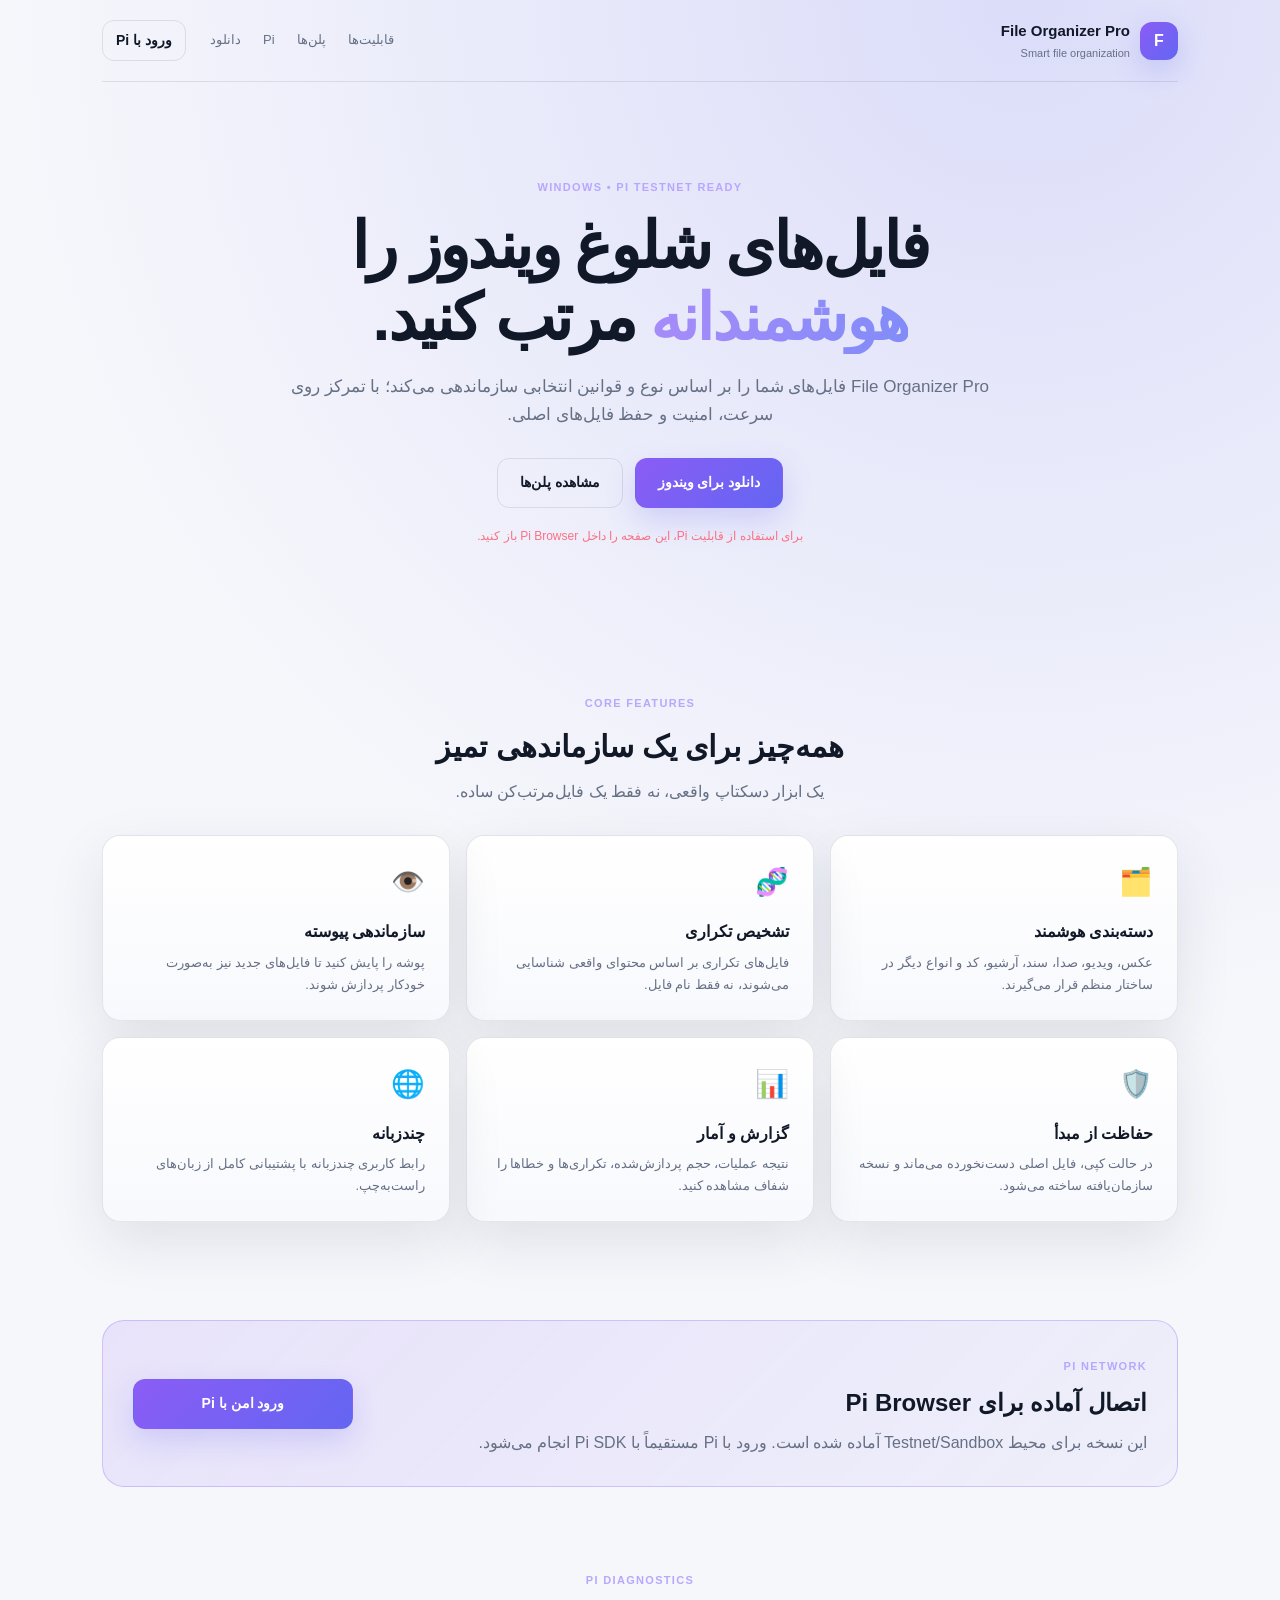
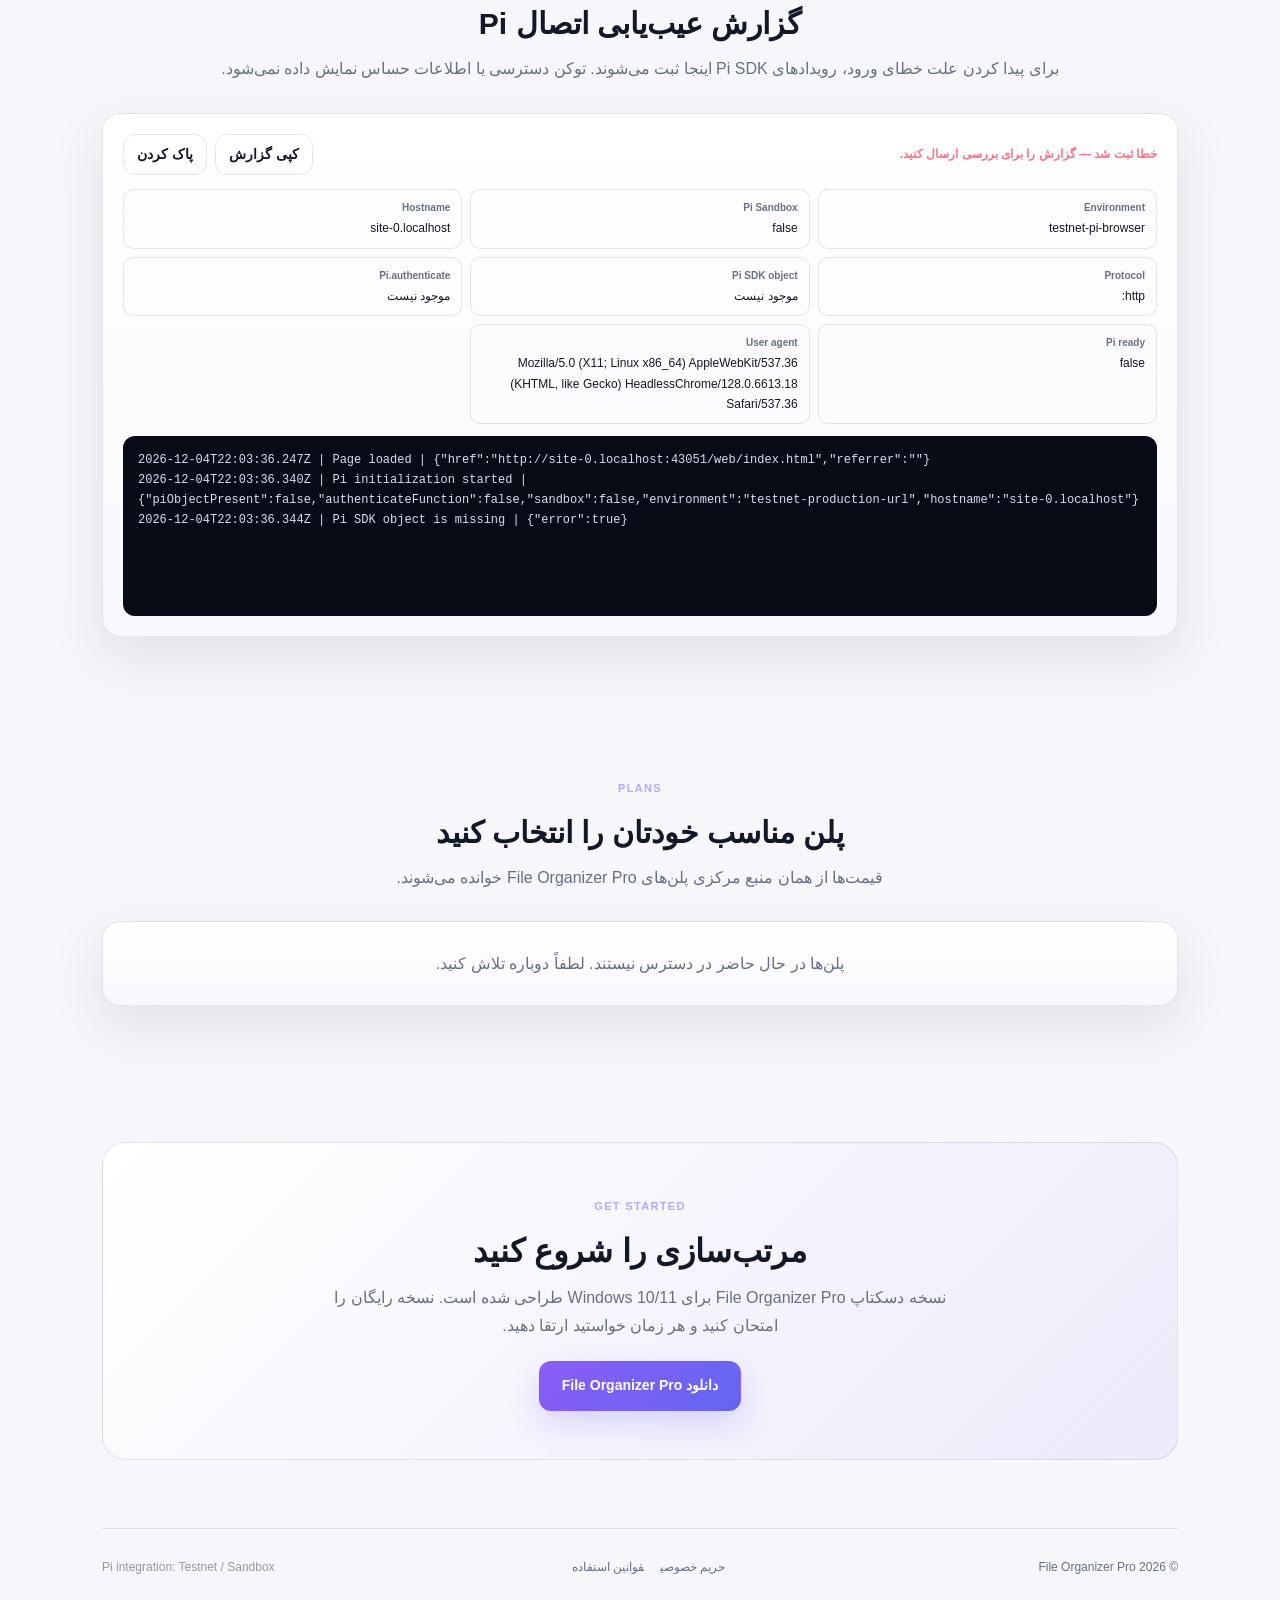
<file: web/index.html>
<!DOCTYPE html>
<html lang="fa" dir="rtl">
<head>
  <meta name="referrer" content="no-referrer">
  <script>
    // Preserve older root checkout links without sending capabilities to external hosts.
    const checkoutToken = new URLSearchParams(location.search).get('token');
    if (checkoutToken) location.replace('checkout.html?token=' + encodeURIComponent(checkoutToken));
  </script>
<meta charset="UTF-8" />
<meta name="viewport" content="width=device-width, initial-scale=1.0" />
<meta name="theme-color" content="#111827" />
<title>File Organizer Pro — سازماندهی هوشمند فایل‌ها</title>
<meta name="description" content="سازماندهی هوشمند فایل‌های ویندوز با کپی امن، تشخیص تکراری و سازماندهی پیوسته." />
<link rel="stylesheet" href="assets/style.css" />
<script src="https://sdk.minepi.com/pi-sdk.js"></script>
<script src="config.js?v=20261022"></script>
</head>
<body>
<div class="page-shell">
  <header class="site-header">
    <a class="brand" href="#" aria-label="File Organizer Pro">
      <span class="brand-mark">F</span>
      <span>
        <strong>File Organizer Pro</strong>
        <small>Smart file organization</small>
      </span>
    </a>
    <nav class="site-nav" aria-label="ناوبری">
      <a href="#features">قابلیت‌ها</a>
      <a href="#pricing">پلن‌ها</a>
      <a href="#pi">Pi</a>
      <a href="#download">دانلود</a>
    </nav>
    <button id="piAuthButton" class="btn btn-outline btn-small" type="button">ورود با Pi</button>
  </header>

  <main>
    <section class="hero">
      <div class="eyebrow">WINDOWS • PI TESTNET READY</div>
      <h1>فایل‌های شلوغ ویندوز را <span>هوشمندانه</span> مرتب کنید.</h1>
      <p>File Organizer Pro فایل‌های شما را بر اساس نوع و قوانین انتخابی سازماندهی می‌کند؛ با تمرکز روی سرعت، امنیت و حفظ فایل‌های اصلی.</p>
      <div class="btn-row">
        <a id="heroDownload" href="#download" class="btn btn-primary">دانلود برای ویندوز</a>
        <a href="#pricing" class="btn btn-outline">مشاهده پلن‌ها</a>
      </div>
      <div id="piStatus" class="pi-status" role="status" aria-live="polite">در حال آماده‌سازی اتصال Pi...</div>
    </section>

    <section id="features" class="section">
      <div class="section-heading">
        <span class="section-kicker">CORE FEATURES</span>
        <h2>همه‌چیز برای یک سازماندهی تمیز</h2>
        <p>یک ابزار دسکتاپ واقعی، نه فقط یک فایل‌مرتب‌کن ساده.</p>
      </div>
      <div class="feature-grid">
        <article class="card feature-card"><div class="icon">🗂️</div><h3>دسته‌بندی هوشمند</h3><p>عکس، ویدیو، صدا، سند، آرشیو، کد و انواع دیگر در ساختار منظم قرار می‌گیرند.</p></article>
        <article class="card feature-card"><div class="icon">🧬</div><h3>تشخیص تکراری</h3><p>فایل‌های تکراری بر اساس محتوای واقعی شناسایی می‌شوند، نه فقط نام فایل.</p></article>
        <article class="card feature-card"><div class="icon">👁️</div><h3>سازماندهی پیوسته</h3><p>پوشه را پایش کنید تا فایل‌های جدید نیز به‌صورت خودکار پردازش شوند.</p></article>
        <article class="card feature-card"><div class="icon">🛡️</div><h3>حفاظت از مبدأ</h3><p>در حالت کپی، فایل اصلی دست‌نخورده می‌ماند و نسخه سازمان‌یافته ساخته می‌شود.</p></article>
        <article class="card feature-card"><div class="icon">📊</div><h3>گزارش و آمار</h3><p>نتیجه عملیات، حجم پردازش‌شده، تکراری‌ها و خطاها را شفاف مشاهده کنید.</p></article>
        <article class="card feature-card"><div class="icon">🌐</div><h3>چندزبانه</h3><p>رابط کاربری چندزبانه با پشتیبانی کامل از زبان‌های راست‌به‌چپ.</p></article>
      </div>
    </section>

    <section id="pi" class="section pi-section">
      <div class="pi-panel">
        <div>
          <span class="section-kicker">PI NETWORK</span>
          <h2>اتصال آماده برای Pi Browser</h2>
          <p id="piDescription">این نسخه برای محیط Testnet/Sandbox آماده شده است. ورود با Pi مستقیماً با Pi SDK انجام می‌شود.</p>
        </div>
        <div class="pi-actions">
          <div id="piUser" class="pi-user hidden"></div>
          <button id="piAuthButtonSecondary" class="btn btn-primary" type="button">ورود امن با Pi</button>
        </div>
      </div>
    </section>

    <section id="piDebug" class="section pi-debug-section">
      <div class="section-heading">
        <span class="section-kicker">PI DIAGNOSTICS</span>
        <h2>گزارش عیب‌یابی اتصال Pi</h2>
        <p>برای پیدا کردن علت خطای ورود، رویدادهای Pi SDK اینجا ثبت می‌شوند. توکن دسترسی یا اطلاعات حساس نمایش داده نمی‌شود.</p>
      </div>
      <div class="pi-debug-card card">
        <div class="pi-debug-toolbar">
          <span id="piDebugState" class="pi-debug-state">در حال جمع‌آوری اطلاعات...</span>
          <div class="pi-debug-actions">
            <button id="piDebugCopy" class="btn btn-outline btn-small" type="button">کپی گزارش</button>
            <button id="piDebugClear" class="btn btn-outline btn-small" type="button">پاک کردن</button>
          </div>
        </div>
        <div id="piDebugMeta" class="pi-debug-meta"></div>
        <pre id="piDebugLog" class="pi-debug-log" aria-live="polite"></pre>
      </div>
    </section>

    <section id="pricing" class="section">
      <div class="section-heading">
        <span class="section-kicker">PLANS</span>
        <h2>پلن مناسب خودتان را انتخاب کنید</h2>
        <p>قیمت‌ها از همان منبع مرکزی پلن‌های File Organizer Pro خوانده می‌شوند.</p>
      </div>
      <div class="plan-grid" id="pricingGrid">
        <div class="card loading-card">در حال دریافت پلن‌ها...</div>
      </div>
    </section>

    <section id="download" class="section download-section">
      <div class="download-card">
        <span class="section-kicker">GET STARTED</span>
        <h2>مرتب‌سازی را شروع کنید</h2>
        <p>نسخه دسکتاپ File Organizer Pro برای Windows 10/11 طراحی شده است. نسخه رایگان را امتحان کنید و هر زمان خواستید ارتقا دهید.</p>
        <a id="downloadButton" href="#" class="btn btn-primary">دانلود File Organizer Pro</a>
      </div>
    </section>
  </main>

  <footer>
    <div>© <span id="year"></span> File Organizer Pro</div>
    <div><a href="privacy.html">حریم خصوصی</a><a href="terms.html">قوانین استفاده</a></div>
    <div class="footer-note">Pi integration: Testnet / Sandbox</div>
  </footer>
</div>
<script src="app.js"></script>
</body>
</html>
</file>
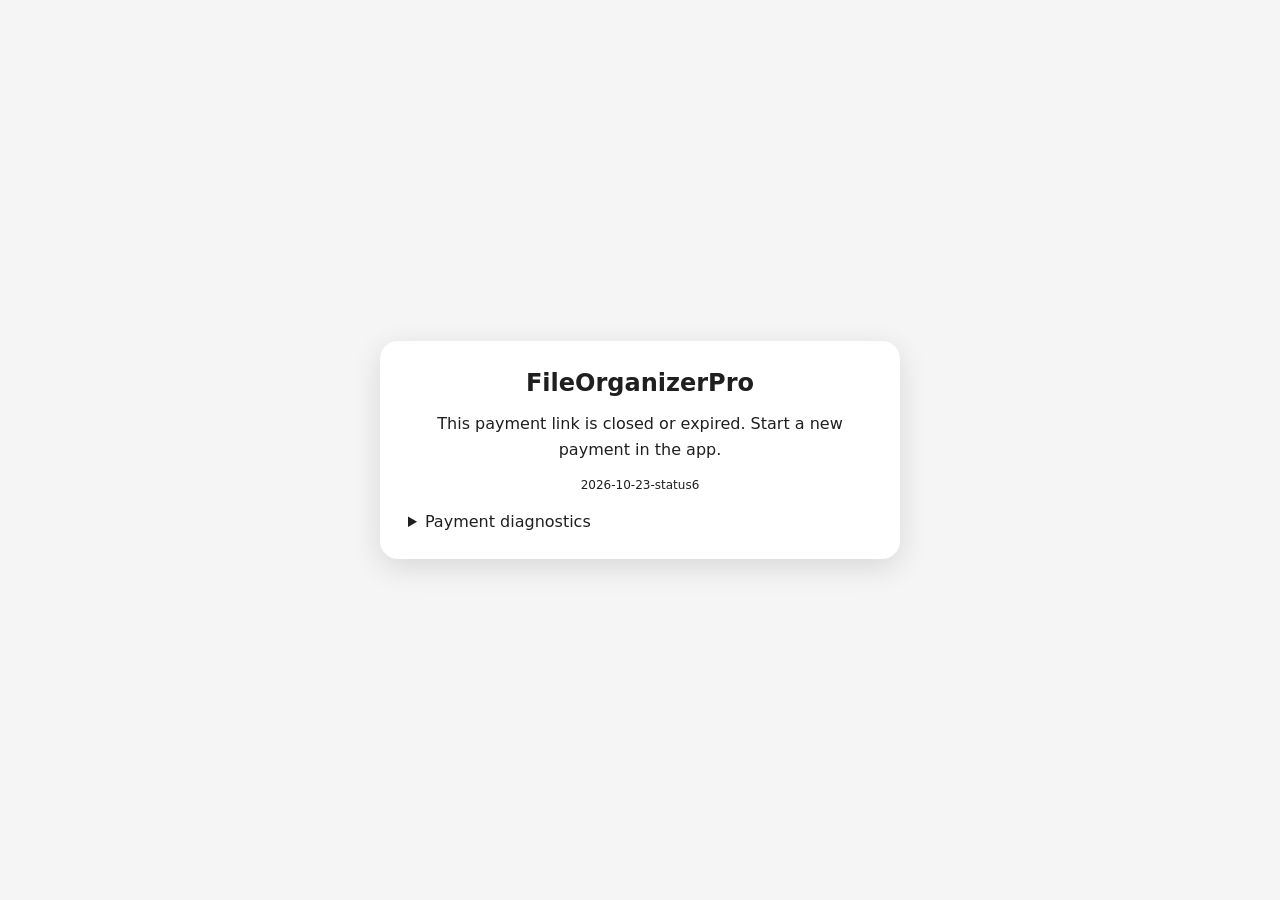
<file: web/checkout.html>
<!doctype html>
<html lang="en">
<head>
  <meta charset="utf-8">
  <meta name="viewport" content="width=device-width, initial-scale=1">
  <title>FileOrganizerPro Checkout</title>
  <style>
    :root {
      color-scheme: light dark;
      font-family: system-ui, -apple-system, BlinkMacSystemFont, "Segoe UI", sans-serif;
    }
    body {
      margin: 0;
      min-height: 100vh;
      display: grid;
      place-items: center;
      background: #f5f5f5;
      color: #1f1f1f;
    }
    main {
      width: min(92vw, 520px);
      box-sizing: border-box;
      padding: 28px;
      border-radius: 18px;
      background: #fff;
      box-shadow: 0 8px 30px rgba(0,0,0,.12);
      text-align: center;
    }
    h1 { margin: 0 0 12px; font-size: 24px; }
    #status { margin: 14px 0; line-height: 1.6; }
    #details { margin: 16px 0; overflow-wrap: anywhere; }
    #status, button { overflow-wrap: anywhere; }
    button {
      border: 0;
      border-radius: 10px;
      padding: 12px 20px;
      font: inherit;
      cursor: pointer;
      background: #6f42c1;
      color: white;
    }
    button:disabled { opacity: .55; cursor: default; }
    .hidden { display: none; }
    .error { color: #b42318; }
    .success { color: #067647; }
    @media (prefers-color-scheme: dark) {
      body { background: #121212; color: #f1f1f1; }
      main { background: #1e1e1e; }
    }
  </style>
  <script src="https://sdk.minepi.com/pi-sdk.js"></script>
  <meta name="referrer" content="no-referrer">
  <script src="config.js?v=20261022"></script>
</head>
<body>
  <main>
    <h1>FileOrganizerPro</h1>
    <div id="status" role="status" aria-live="polite"></div>
    <div id="details"></div>
    <button id="payButton" class="hidden" type="button"></button>
    <p style="font-size:12px">2026-10-23-status6</p>
    <details style="text-align:start;margin-top:20px">
      <summary id="diagnostics-title"></summary>
      <pre id="payment-diagnostics" dir="ltr" style="white-space:pre-wrap;overflow-wrap:anywhere;font-size:12px" aria-live="polite"></pre>
    </details>
  </main>
  <script src="checkout-i18n.js?v=20261023-status6"></script>
  <script src="checkout.js?v=20261023-status6"></script>
</body>
</html>
</file>
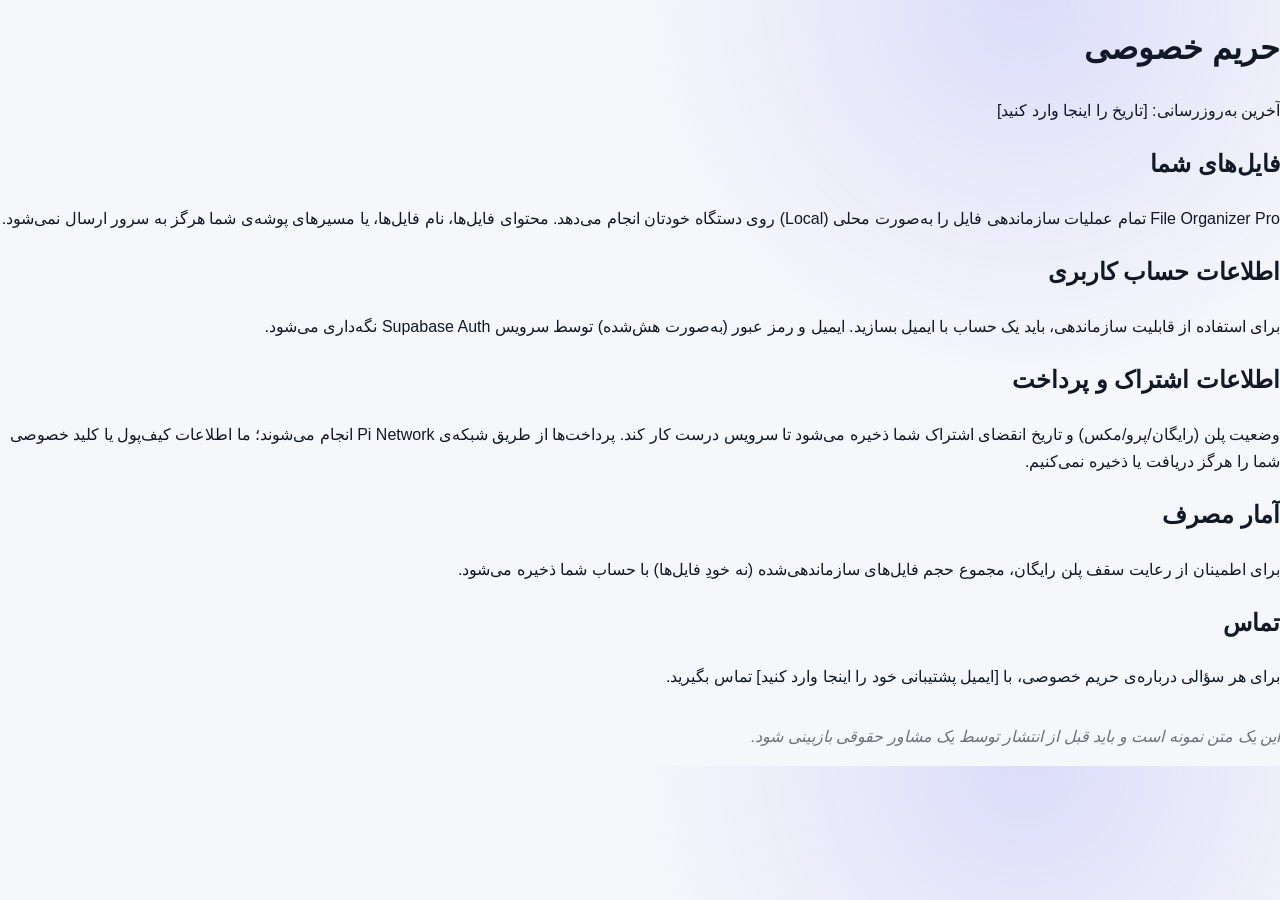
<file: web/privacy.html>
<!DOCTYPE html>
<html lang="fa" dir="rtl">
<head>
<meta charset="UTF-8" />
<meta name="viewport" content="width=device-width, initial-scale=1.0" />
<title>حریم خصوصی — File Organizer Pro</title>
<link rel="stylesheet" href="assets/style.css" />
</head>
<body>
<div class="container legal">
  <h1>حریم خصوصی</h1>
  <p>آخرین به‌روزرسانی: [تاریخ را اینجا وارد کنید]</p>

  <h2>فایل‌های شما</h2>
  <p>File Organizer Pro تمام عملیات سازماندهی فایل را به‌صورت محلی (Local) روی دستگاه خودتان انجام می‌دهد. محتوای فایل‌ها، نام فایل‌ها، یا مسیرهای پوشه‌ی شما هرگز به سرور ارسال نمی‌شود.</p>

  <h2>اطلاعات حساب کاربری</h2>
  <p>برای استفاده از قابلیت سازماندهی، باید یک حساب با ایمیل بسازید. ایمیل و رمز عبور (به‌صورت هش‌شده) توسط سرویس Supabase Auth نگه‌داری می‌شود.</p>

  <h2>اطلاعات اشتراک و پرداخت</h2>
  <p>وضعیت پلن (رایگان/پرو/مکس) و تاریخ انقضای اشتراک شما ذخیره می‌شود تا سرویس درست کار کند. پرداخت‌ها از طریق شبکه‌ی Pi Network انجام می‌شوند؛ ما اطلاعات کیف‌پول یا کلید خصوصی شما را هرگز دریافت یا ذخیره نمی‌کنیم.</p>

  <h2>آمار مصرف</h2>
  <p>برای اطمینان از رعایت سقف پلن رایگان، مجموع حجم فایل‌های سازماندهی‌شده (نه خودِ فایل‌ها) با حساب شما ذخیره می‌شود.</p>

  <h2>تماس</h2>
  <p>برای هر سؤالی درباره‌ی حریم خصوصی، با [ایمیل پشتیبانی خود را اینجا وارد کنید] تماس بگیرید.</p>

  <p style="margin-top:32px;opacity:.6"><em>این یک متن نمونه است و باید قبل از انتشار توسط یک مشاور حقوقی بازبینی شود.</em></p>
</div>
</body>
</html>
</file>
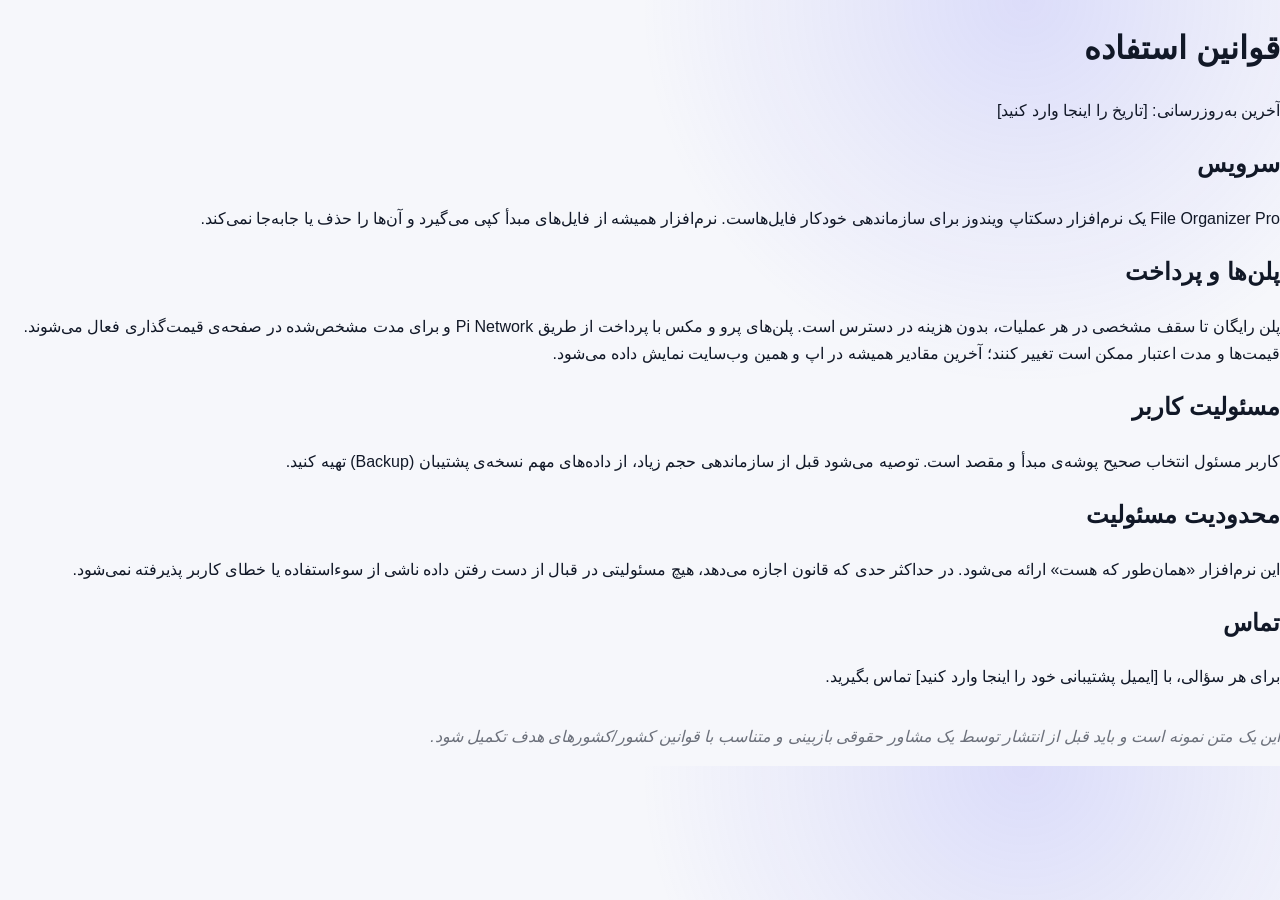
<file: web/terms.html>
<!DOCTYPE html>
<html lang="fa" dir="rtl">
<head>
<meta charset="UTF-8" />
<meta name="viewport" content="width=device-width, initial-scale=1.0" />
<title>قوانین استفاده — File Organizer Pro</title>
<link rel="stylesheet" href="assets/style.css" />
</head>
<body>
<div class="container legal">
  <h1>قوانین استفاده</h1>
  <p>آخرین به‌روزرسانی: [تاریخ را اینجا وارد کنید]</p>

  <h2>سرویس</h2>
  <p>File Organizer Pro یک نرم‌افزار دسکتاپ ویندوز برای سازماندهی خودکار فایل‌هاست. نرم‌افزار همیشه از فایل‌های مبدأ کپی می‌گیرد و آن‌ها را حذف یا جابه‌جا نمی‌کند.</p>

  <h2>پلن‌ها و پرداخت</h2>
  <p>پلن رایگان تا سقف مشخصی در هر عملیات، بدون هزینه در دسترس است. پلن‌های پرو و مکس با پرداخت از طریق Pi Network و برای مدت مشخص‌شده در صفحه‌ی قیمت‌گذاری فعال می‌شوند. قیمت‌ها و مدت اعتبار ممکن است تغییر کنند؛ آخرین مقادیر همیشه در اپ و همین وب‌سایت نمایش داده می‌شود.</p>

  <h2>مسئولیت کاربر</h2>
  <p>کاربر مسئول انتخاب صحیح پوشه‌ی مبدأ و مقصد است. توصیه می‌شود قبل از سازماندهی حجم زیاد، از داده‌های مهم نسخه‌ی پشتیبان (Backup) تهیه کنید.</p>

  <h2>محدودیت مسئولیت</h2>
  <p>این نرم‌افزار «همان‌طور که هست» ارائه می‌شود. در حداکثر حدی که قانون اجازه می‌دهد، هیچ مسئولیتی در قبال از دست رفتن داده ناشی از سوءاستفاده یا خطای کاربر پذیرفته نمی‌شود.</p>

  <h2>تماس</h2>
  <p>برای هر سؤالی، با [ایمیل پشتیبانی خود را اینجا وارد کنید] تماس بگیرید.</p>

  <p style="margin-top:32px;opacity:.6"><em>این یک متن نمونه است و باید قبل از انتشار توسط یک مشاور حقوقی بازبینی و متناسب با قوانین کشور/کشورهای هدف تکمیل شود.</em></p>
</div>
</body>
</html>
</file>
<file: web/assets/style.css>
:root {
  --bg: #0b1020;
  --surface: #121a2b;
  --surface-2: #182238;
  --text: #f8fafc;
  --muted: #aeb8ca;
  --border: rgba(255,255,255,.10);
  --accent: #8b5cf6;
  --accent-2: #6366f1;
  --good: #34d399;
  --bad: #fb7185;
  --shadow: 0 24px 70px rgba(0,0,0,.25);
}
@media (prefers-color-scheme: light) {
  :root { --bg:#f6f7fb; --surface:#fff; --surface-2:#f8f9fd; --text:#111827; --muted:#667085; --border:rgba(17,24,39,.10); --shadow:0 20px 55px rgba(31,41,55,.10); }
}
* { box-sizing:border-box; }
html { scroll-behavior:smooth; }
body { margin:0; font-family:"Segoe UI",Tahoma,Arial,sans-serif; background:radial-gradient(circle at 80% 0%,rgba(99,102,241,.18),transparent 30%),var(--bg); color:var(--text); line-height:1.7; }
a { color:inherit; text-decoration:none; }
button,a { font:inherit; }
button { cursor:pointer; }
.page-shell { max-width:1120px; margin:auto; padding:0 22px; }
.site-header { min-height:82px; display:flex; align-items:center; gap:24px; border-bottom:1px solid var(--border); }
.brand { display:flex; align-items:center; gap:10px; margin-inline-end:auto; }
.brand-mark { width:38px; height:38px; border-radius:12px; display:grid; place-items:center; font-weight:900; color:#fff; background:linear-gradient(135deg,var(--accent),var(--accent-2)); box-shadow:0 10px 30px rgba(99,102,241,.25); }
.brand strong,.brand small { display:block; }
.brand strong { font-size:15px; }
.brand small { color:var(--muted); font-size:11px; }
.site-nav { display:flex; gap:22px; color:var(--muted); font-size:13px; }
.site-nav a:hover { color:var(--text); }
.hero { text-align:center; padding:90px 0 70px; }
.eyebrow,.section-kicker { display:inline-block; color:#b7a7ff; font-size:11px; font-weight:800; letter-spacing:.12em; }
.hero h1 { max-width:850px; margin:12px auto 18px; font-size:clamp(36px,6vw,64px); line-height:1.12; letter-spacing:-.04em; }
.hero h1 span { background:linear-gradient(90deg,#a78bfa,#818cf8); -webkit-background-clip:text; background-clip:text; color:transparent; }
.hero p { max-width:700px; margin:0 auto 28px; color:var(--muted); font-size:17px; }
.btn-row { display:flex; justify-content:center; gap:12px; flex-wrap:wrap; }
.btn { border:1px solid transparent; border-radius:12px; padding:12px 22px; font-weight:750; font-size:14px; transition:.18s ease; display:inline-flex; justify-content:center; align-items:center; }
.btn:hover { transform:translateY(-1px); }
.btn:disabled { opacity:.55; cursor:not-allowed; transform:none; }
.btn-primary { color:#fff; background:linear-gradient(135deg,var(--accent),var(--accent-2)); box-shadow:0 12px 30px rgba(99,102,241,.22); }
.btn-outline { color:var(--text); background:transparent; border-color:var(--border); }
.btn-small { padding:8px 13px; }
.btn.connected { border-color:rgba(52,211,153,.35); color:var(--good); }
.pi-status { min-height:24px; margin-top:18px; color:var(--good); font-size:12px; }
.pi-status.error { color:var(--bad); }
.section { padding:68px 0; }
.section-heading { text-align:center; margin-bottom:30px; }
.section-heading h2 { margin:6px 0; font-size:30px; }
.section-heading p { color:var(--muted); margin:0; }
.feature-grid,.plan-grid { display:grid; grid-template-columns:repeat(3,1fr); gap:16px; }
.card { background:linear-gradient(180deg,var(--surface),var(--surface-2)); border:1px solid var(--border); border-radius:18px; box-shadow:var(--shadow); }
.feature-card { padding:24px; }
.feature-card .icon { font-size:27px; margin-bottom:12px; }
.feature-card h3 { margin:0 0 6px; font-size:16px; }
.feature-card p { margin:0; color:var(--muted); font-size:13px; }
.pi-section { padding-top:30px; }
.pi-panel { display:flex; justify-content:space-between; align-items:center; gap:24px; padding:30px; border:1px solid rgba(139,92,246,.30); border-radius:22px; background:linear-gradient(135deg,rgba(139,92,246,.13),rgba(99,102,241,.05)); }
.pi-panel h2 { margin:5px 0; }
.pi-panel p { color:var(--muted); margin:0; }
.pi-actions { min-width:220px; display:grid; gap:10px; text-align:center; }
.pi-user { padding:8px 12px; border-radius:10px; background:rgba(52,211,153,.10); color:var(--good); font-size:12px; }
.hidden { display:none; }
.pi-debug-section { padding-top:10px; }
.pi-debug-card { padding:20px; }
.pi-debug-toolbar { display:flex; align-items:center; justify-content:space-between; gap:14px; flex-wrap:wrap; margin-bottom:14px; }
.pi-debug-state { color:var(--good); font-size:12px; font-weight:750; }
.pi-debug-state.error { color:var(--bad); }
.pi-debug-actions { display:flex; gap:8px; flex-wrap:wrap; }
.pi-debug-meta { display:grid; grid-template-columns:repeat(3,minmax(0,1fr)); gap:8px; margin-bottom:12px; }
.pi-debug-meta-item { padding:9px 11px; border:1px solid var(--border); border-radius:10px; background:rgba(255,255,255,.025); }
.pi-debug-meta-item strong,.pi-debug-meta-item span { display:block; }
.pi-debug-meta-item strong { color:var(--muted); font-size:10px; margin-bottom:2px; }
.pi-debug-meta-item span { font-size:12px; overflow-wrap:anywhere; }
.pi-debug-log { margin:0; min-height:180px; max-height:360px; overflow:auto; padding:14px; border-radius:12px; background:#070b15; border:1px solid var(--border); color:#d7def0; direction:ltr; text-align:left; white-space:pre-wrap; word-break:break-word; font:12px/1.65 Consolas,"Courier New",monospace; }
.plan-card { position:relative; text-align:center; padding:26px 20px; transition:.18s ease; }
.plan-card:hover { transform:translateY(-2px); border-color:rgba(139,92,246,.38); }
.plan-card.is-selected { border-color:rgba(139,92,246,.72); box-shadow:0 20px 55px rgba(99,102,241,.16); }
.plan-select-button { width:100%; margin-top:18px; }
.plan-card .badge { position:absolute; top:-10px; inset-inline-start:50%; transform:translateX(50%); background:var(--accent); color:#fff; border-radius:999px; padding:3px 10px; font-size:10px; }
.plan-card h3 { margin:4px 0 12px; font-size:18px; }
.plan-price { font-size:34px; font-weight:900; }
.plan-price small { font-size:12px; color:var(--muted); font-weight:500; }
.plan-limit { color:var(--muted); font-size:12px; margin:8px 0 0; }
.loading-card { grid-column:1/-1; padding:28px; text-align:center; color:var(--muted); }
.download-card { text-align:center; padding:48px 24px; border-radius:24px; border:1px solid var(--border); background:linear-gradient(135deg,var(--surface),rgba(139,92,246,.08)); }
.download-card h2 { font-size:32px; margin:6px 0; }
.download-card p { max-width:650px; margin:0 auto 22px; color:var(--muted); }
footer { padding:28px 0 45px; border-top:1px solid var(--border); display:flex; justify-content:space-between; gap:16px; flex-wrap:wrap; color:var(--muted); font-size:12px; }
footer a { margin-inline-start:16px; }
.footer-note { opacity:.7; }
@media (max-width:800px) {
  .site-nav { display:none; }
  .feature-grid,.plan-grid { grid-template-columns:1fr 1fr; }
  .pi-panel { flex-direction:column; align-items:stretch; }
  .pi-actions { width:100%; }
  .pi-debug-meta { grid-template-columns:1fr 1fr; }
}
@media (max-width:520px) {
  .page-shell { padding:0 14px; }
  .hero { padding:62px 0 45px; }
  .hero h1 { font-size:38px; }
  .feature-grid,.plan-grid { grid-template-columns:1fr; }
  .site-header { gap:10px; }
  .brand small { display:none; }
  .btn-small { font-size:11px; padding:7px 10px; }
  footer { flex-direction:column; }
  .pi-debug-meta { grid-template-columns:1fr; }
}
</file>
